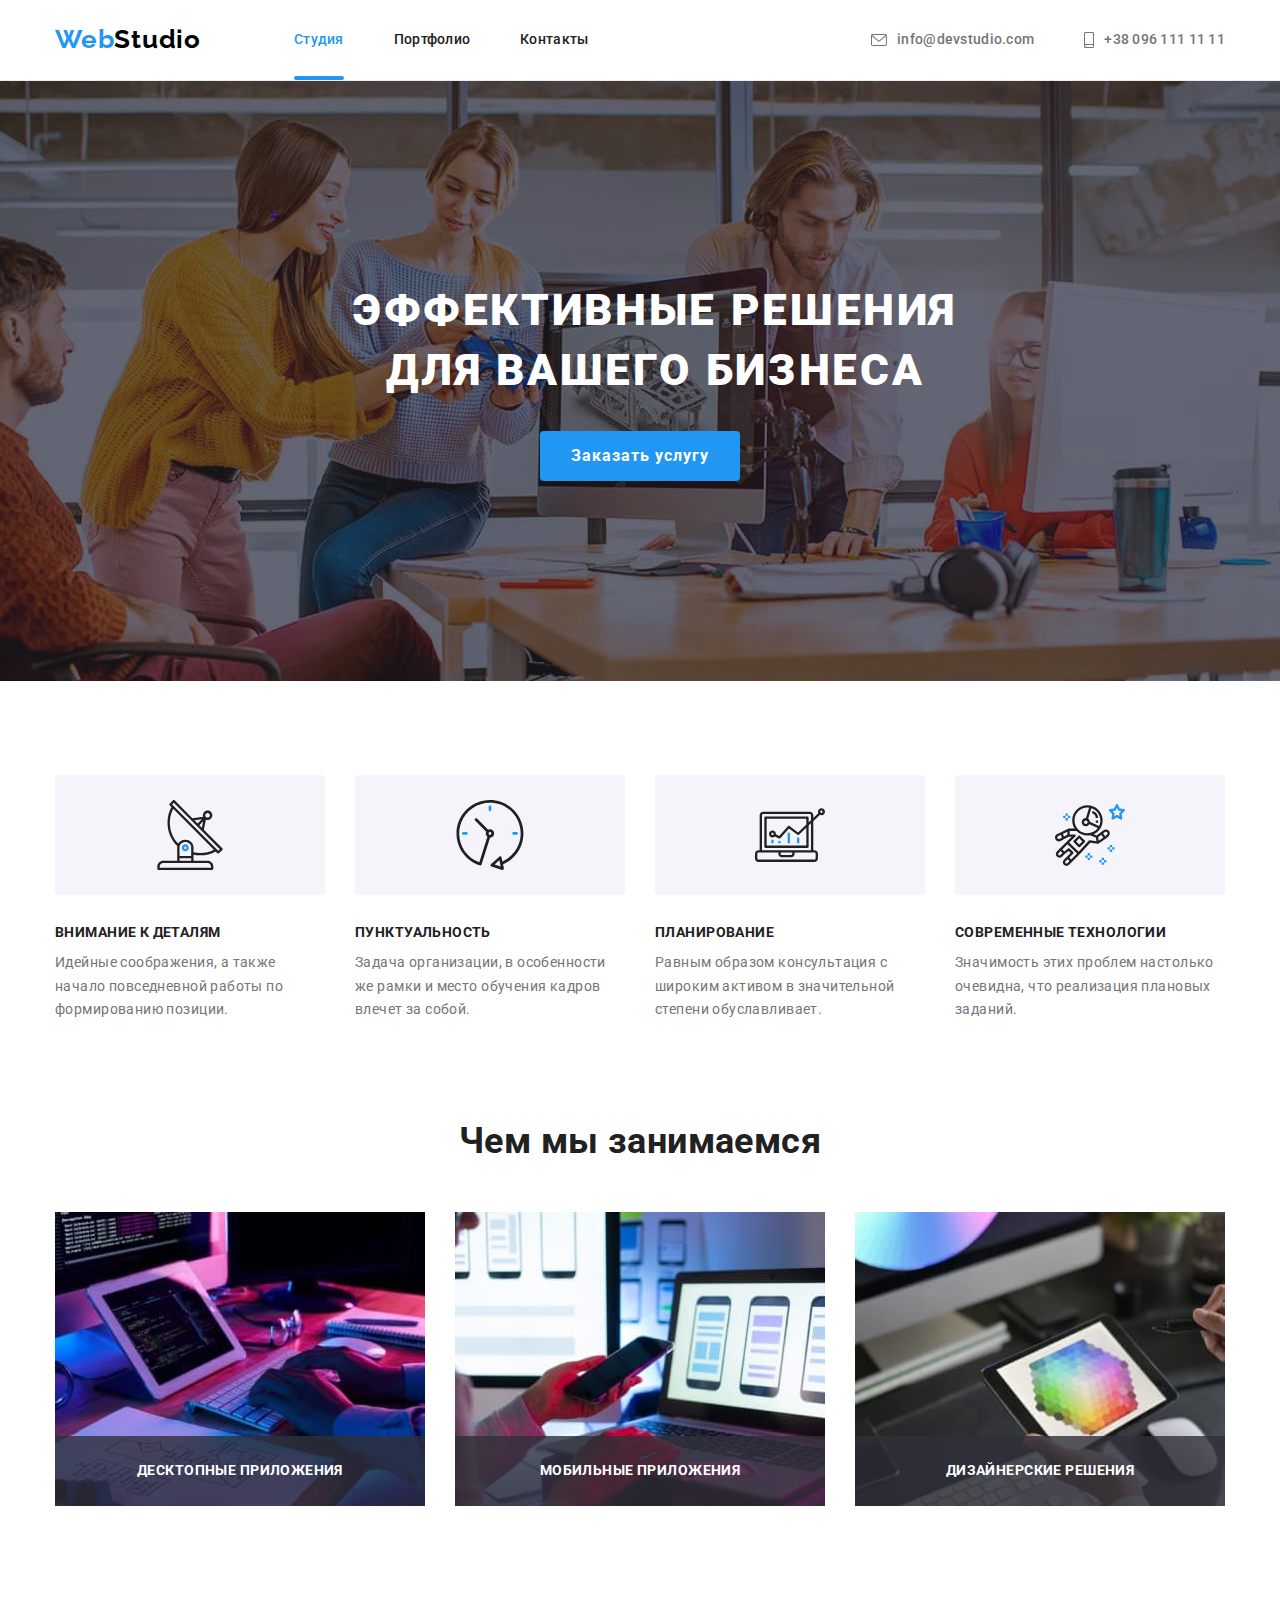
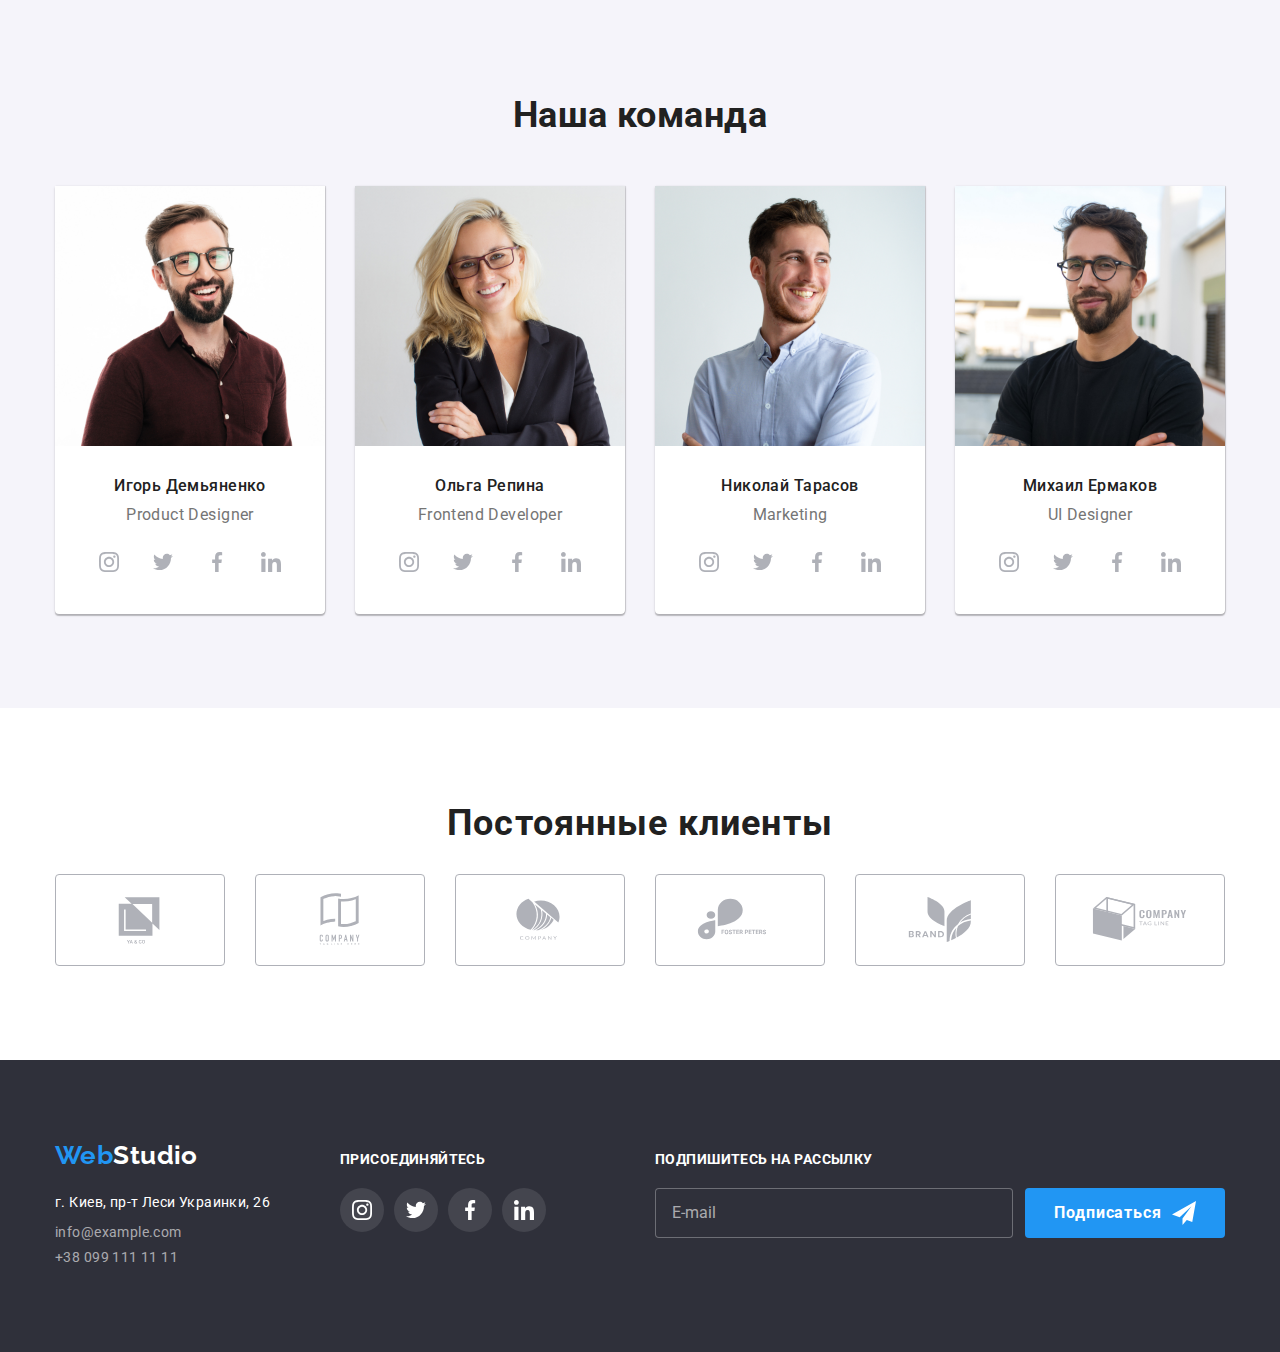
<file: index.html>
<!DOCTYPE html>
<html lang="ru">
<head>
    <meta charset="UTF-8">
    <meta http-equiv="X-UA-Compatible" content="IE=edge">
    <meta name="viewport" content="width=device-width, initial-scale=1.0">
    <title>Web Studio</title>
    <link rel="stylesheet" href="https://cdnjs.cloudflare.com/ajax/libs/modern-normalize/1.1.0/modern-normalize.css" integrity="sha512-Y0MM+V6ymRKN2zStTqzQ227DWhhp4Mzdo6gnlRnuaNCbc+YN/ZH0sBCLTM4M0oSy9c9VKiCvd4Jk44aCLrNS5Q==" crossorigin="anonymous" referrerpolicy="no-referrer" />
   
    <link rel="preconnect" href="https://fonts.googleapis.com">
    <link rel="preconnect" href="https://fonts.gstatic.com" crossorigin>
    <link href="https://fonts.googleapis.com/css2?family=Raleway:wght@700&family=Roboto:wght@400;500;700;900&display=swap"
    rel="stylesheet">
    <link rel="stylesheet" href="./css/main.min.css">

</head>
<body>
    <header class="header">
        <div class="container">
            <nav class="nav">
               <a class=" logo header__logo" href=""><span class="header__logo--color">Web</span>Studio</a>
                <ul class="nav__list list">
                    <li class="nav__item">
                        <a class="nav__link link current" href="./index.html">Студия</a></li>
                    <li class="nav__item">
                        <a class="nav__link link" href="./portfolio.html">Портфолио</a></li>
                    <li class="nav__item">
                        <a class="nav__link link" href="">Контакты</a></li>
                </ul>
            </nav>
             <div class="contacts">
                 <ul class="contacts__list list">
                    <li class="contacts__item">
                        <a class="contacts__link link" href="mailto:info@devstudio.com">
                            <svg class="contacts__icon" width="16" height="12">
                                <use href="./images/icons.svg#icon-envelope"></use>
                            </svg>info@devstudio.com
                        </a>
                    </li>
                    <li class="contacts__item">
                        <a class="contacts__link link" href="tel:+380961111111">
                            <svg class="contacts__icon" width="10" height="16">
                                <use href="./images/icons.svg#icon-smartphone"></use>
                            </svg>+38 096 111 11 11
                        </a>
                    </li>
                </ul>
            </div>
            <button type="button" class="menu-open-btn">
                <svg class="mob-menu__icon" width="40" height="40">
                    <use href="./images/icons.svg#icon-menu"></use>
            </button>
        </div>
        <div class="mob-menu is-hidden">
            <div class="container">
                <div class="mob-menu-top">
                    <button type="button" class="menu-close-btn">
                        <svg class="mob-menu__icon" width="40" height="40">
                            <use href="./images/icons.svg#icon-close"></use>
                    </button>
                    <ul class="mob-menu__list list">
                        <li class="mob-menu__item">
                            <a class="mob-menu__link link current" href="./index.html">Студия</a></li>
                        <li class="mob-menu__item">
                            <a class="mob-menu__link link" href="./portfolio.html">Портфолио</a></li>
                        <li class=mob-menu__item">
                            <a class="mob-menu__link link" href="">Контакты</a></li>
                    </ul>
                </div>
                <div class="mob-menu-bottom">
                <div class="mob-contacts">
                    <ul class="mob-contacts__list list">
                        <li class="mob-contacts__item">
                            <a class="mob-contacts__link--tel link" href="tel:+380961111111">
                                +38 096 111 11 11
                            </a>
                        </li>
                        <li class="mob-contacts__item">
                            <a class="mob-contacts__link--mail link" href="mailto:info@devstudio.com">
                                info@devstudio.com
                            </a>
                            </a>
                            
                        </li>
                        </ul>
                        <ul class="mob-soc__list list">
                            <li class="mob-soc__item">
                                <a class="mob-soc__link link" href="">Instagram</a>
                            </li>
                            <li class="mob-soc__item">
                                <a class="mob-soc__link link" href="">Twitter</a>
                            </li>
                            <li class="mob-soc__item">
                                <a class="mob-soc__link link" href="">Facebook</a>
                            </li>
                            <li class="mob-soc__item">
                                <a class="mob-soc__link link" href="">LinkedIn</a>
                            </li>
                        </ul>
                    </div>  
                </div>
            </div>
        </div>    
    </header>
    <main>
        <section class="hero">
            <div class="container">
                <h1 class="hero__title">Эффективные решения для вашего бизнеса</h1>
                <button class="hero__btn btn" type="button" data-modal-open>Заказать услугу</button>
            </div>
        </section>
        <section class="benefits section">
            <div class="container">
                <h2 class="benefits__title" hidden>Преимущества</h2>
                <ul class="card-list list">
                    <li class="card-list__item">
                        <div class="card-list__container--icon">
                            <svg class="card-list__icon" width="70" height="70">
                                <use href="./images/icons.svg#icon-antenna"></use>
                        </div>
                            
                                <h3 class="card-list__title">Внимание к деталям</h3>
                                <p class="card-list__text">Идейные соображения, а также начало повседневной работы по формированию позиции.</p>
                            
                    </li>
                    <li class="card-list__item">
                        <div class="card-list__container--icon">
                            <svg class="card-list__icon" width="70" height="70">
                                 <use href="./images/icons.svg#icon-clock"></use>
                             </svg>
                        </div>     
                             <h3 class="card-list__title">Пунктуальность</h3>
                             <p class="card-list__text">Задача организации, в особенности же рамки и место обучения кадров влечет за собой.</p>
                    </li>
                    <li class="card-list__item">
                        <div class="card-list__container--icon">
                            <svg class="card-list__icon" width="70" height="70">
                                <use href="./images/icons.svg#icon-diagram"></use>
                            </svg>
                        </div>
                            <h3 class="card-list__title">Планирование</h3>
                        <p class="card-list__text">Равным образом консультация с широким активом в значительной степени обуславливает.</p>
                    </li>
                    <li class="card-list__item">
                        <div class="card-list__container--icon">
                            <svg class="card-list__icon" width="70" height="70">
                                <use href="./images/icons.svg#icon-astronaut"></use>
                            </svg>
                        </div>
                            <h3 class="card-list__title">Современные технологии</h3>
                            <p class="card-list__text">Значимость этих проблем настолько очевидна, что реализация плановых заданий.</p>
                    </li>
                </ul>
                
            </div>
        </section>
        <section class="directions section">
            <div class="container">
                <h2 class="directions__title">Чем мы занимаемся</h2>
                <ul class="applications-list list">
                    <li class="applications-list__item">
                        <div class="top-wrap">
                            <picture>
                                <source
                                srcset="./images/img1.jpg 1x,
                                        ./images/img1-2x.jpg 2x"
                                media="(min-width: 1200px)"
                                >
                                <img src="./images/img1.jpg" width="370" height="294" alt="набор текста с клавиатуры">
                            </picture>
                            <p class="top-wrap__text">Десктопные приложения</p>
                        </div>
                    </li>
                    <li class="applications-list__item">
                        <div class="top-wrap">
                            <picture>
                                <source
                                srcset="./images/img2.jpg 1x,
                                        ./images/img2-2x.jpg 2x"
                                media="(min-width: 1200px)"
                                >
                                <img src="./images/img2.jpg" width="370" height="294" alt="набор контакта с телефона">
                            </picture>
                            <p class="top-wrap__text">Мобильные приложения</p>
                        </div>
                    </li>
                    <li class="applications-list__item">
                        <div class="top-wrap">
                            <picture>
                                <source
                                srcset="./images/img3.jpg 1x,
                                        ./images/img3-2x.jpg 2x"
                                media="(min-width: 1200px)"
                                >
                                <img src="./images/img3.jpg" width="370" height="294" alt="выбор палитры цветов на планшете">
                            </picture>
                            <p class="top-wrap__text">Дизайнерские решения</p>
                        </div>
                    </li>
                </ul>
            </div>
        </section>
        <section class="team section">
            <div class="container">
                <h2 class="team__title">Наша команда</h2>
                <ul class="team__list list">
                    <li class="team__item">
                        <picture>
                            <source
                            srcset="./images/img4.jpg 1x,
                                    ./images/img4-2x.jpg 2x"
                            media="(min-width: 1200px)"
                            >
                            <source
                            srcset="./images/img4-tab.jpg 1x,
                                    ./images/img4-tab-2x.jpg 2x"
                            media="(min-width: 768px)"
                            >
                            <source
                            srcset="./images/img4-mob.jpg 1x,
                                    ./images/img4-mob-2x.jpg 2x"
                            media="(min-width: 320px)"
                            >

                            <img src="./images/img4.jpg" width="270" height="260" alt="фото Игорь">
                        </picture>
                        <h3 class="team__title--name">Игорь Демьяненко</h3>
                        <p class="team__text">Product Designer</p>
                        <ul class="soc-list list"> 
                            <li class="soc-list__item">
                                <a href="" class="soc-list__link link">
                                    <svg class="soc-list__icon" width="20" height="20">
                                        <use href="./images/icons.svg#icon-instagram">
                                        </use>
                                    </svg>
                                </a>
                            </li>
                            <li class="soc-list__item">
                                <a href="" class="soc-list__link link">
                                    <svg class="soc-list__icon" width="20" height="20">
                                        <use href="./images/icons.svg#icon-twitter">
                                        </use>
                                    </svg>
                                </a>
                            </li>
                            <li class="soc-list__item">
                                <a href="" class="soc-list__link link">
                                    <svg class="soc-list__icon" width="20" height="20">
                                        <use href="./images/icons.svg#icon-facebook">
                                        </use>
                                    </svg>
                                </a>
                            </li>
                            <li class="soc-list__item">
                                <a href="" class="soc-list__link link">
                                    <svg class="soc-list__icon" width="20" height="20">
                                        <use href="./images/icons.svg#icon-linkedin">
                                        </use>
                                    </svg>
                                </a>
                            </li>
                        </ul> 

                    </li>
                    <li class="team__item">
                        <picture>
                            <source
                            srcset="./images/img5.jpg 1x,
                                    ./images/img5-2x.jpg 2x"
                            media="(min-width: 1200px)"
                            >
                            <source
                            srcset="./images/img5-tab.jpg 1x,
                                    ./images/img5-tab-2x.jpg 2x"
                            media="(min-width: 768px)"
                            >
                            <source
                            srcset="./images/img5-mob.jpg 1x,
                                    ./images/img5-mob-2x.jpg 2x"
                            media="(min-width: 320px)"
                            >
                            <img src="./images/img5.jpg" width="270" height="260" alt="фото Ольга">
                         </picture>
                        <h3 class="team__title--name">Ольга Репина</h3>
                        <p class="team__text">Frontend Developer</p>
                        <ul class="soc-list list"> 
                            <li class="soc-list__item">
                                <a href="" class="soc-list__link link">
                                    <svg class="soc-list__icon" width="20" height="20">
                                        <use href="./images/icons.svg#icon-instagram"></use>
                                    </svg>
                                </a>
                            </li>
                            <li class="soc-list__item">
                                <a href="" class="soc-list__link link">
                                    <svg class="soc-list__icon" width="20" height="20">
                                        <use href="./images/icons.svg#icon-twitter"></use>
                                    </svg>
                                </a>
                            </li>
                            <li class="soc-list__item">
                                <a href="" class="soc-list__link link">
                                    <svg class="soc-list__icon" width="20" height="20">
                                        <use href="./images/icons.svg#icon-facebook"></use>
                                    </svg>
                                </a>
                            </li>
                            <li class="soc-list__item">
                                <a href="" class="soc-list__link link">
                                    <svg class="soc-list__icon" width="20" height="20">
                                        <use href="./images/icons.svg#icon-linkedin"></use>
                                    </svg>
                                </a>
                            </li>
                        </ul> 
                    </li>
                    <li class="team__item">
                        <picture>
                            <source
                            srcset="./images/img6.jpg 1x,
                                    ./images/img6-2x.jpg 2x"
                            media="(min-width: 1200px)"
                            >
                            <source
                            srcset="./images/img6-tab.jpg 1x,
                                    ./images/img6-tab-2x.jpg 2x"
                            media="(min-width: 768px)"
                            >
                            <source
                            srcset="./images/img6-mob.jpg 1x,
                                    ./images/img6-mob-2x.jpg 2x"
                            media="(min-width: 320px)"
                            >
                            <img src="./images/img6.jpg" width="270" height="260" alt="фото Николай">
                        </picture>
                        <h3 class="team__title--name">Николай Тарасов</h3>
                        <p class="team__text">Marketing</p>
                        <ul class="soc-list list"> 
                            <li class="soc-list__item">
                                <a href="" class="soc-list__link link">
                                    <svg class="soc-list__icon" width="20" height="20">
                                        <use href="./images/icons.svg#icon-instagram"></use>
                                    </svg>
                                </a>
                            </li>
                            <li class="soc-list__item">
                                <a href="" class="soc-list__link link">
                                    <svg class="soc-list__icon" width="20" height="20">
                                        <use href="./images/icons.svg#icon-twitter"></use>
                                    </svg>
                                </a>
                            </li>
                            <li class="soc-list__item">
                                <a href="" class="soc-list__link link">
                                    <svg class="soc-list__icon" width="20" height="20">
                                        <use href="./images/icons.svg#icon-facebook"></use>
                                    </svg>
                                </a>
                            </li>
                            <li class="soc-list__item">
                                <a href="" class="soc-list__link link">
                                    <svg class="soc-list__icon" width="20" height="20">
                                        <use href="./images/icons.svg#icon-linkedin"></use>
                                    </svg>
                                </a>
                            </li>
                        </ul> 
                        </li>
                    <li class="team__item">
                        <picture>
                            <source
                            srcset="./images/img7.jpg 1x,
                                    ./images/img7-2x.jpg 2x"
                            media="(min-width: 1200px)"
                            >
                            <source
                            srcset="./images/img7-tab.jpg 1x,
                                    ./images/img7-tab-2x.jpg 2x"
                            media="(min-width: 768px)"
                            >
                            <source
                            srcset="./images/img7-mob.jpg 1x,
                                    ./images/img7-mob-2x.jpg 2x"
                            media="(min-width: 320px)"
                            >
                            <img src="images/img7.jpg" width="270" height="260" alt="фото Михаил">
                        </picture>
                        <h3 class="team__title--name">Михаил Ермаков</h3>
                        <p class="team__text">UI Designer</p>
                        <ul class="soc-list list"> 
                            <li class="soc-list__item">
                                <a href="" class="soc-list__link link">
                                    <svg class="soc-list__icon" width="20" height="20">
                                        <use href="./images/icons.svg#icon-instagram"></use>
                                    </svg>
                                </a>
                            </li>
                            <li class="soc-list__item">
                                <a href="" class="soc-list__link link">
                                    <svg class="soc-list__icon" width="20" height="20">
                                        <use href="./images/icons.svg#icon-twitter"></use>
                                    </svg>
                                </a>
                            </li>
                            <li class="soc-list__item">
                                <a href="" class="soc-list__link link">
                                    <svg class="soc-list__icon" width="20" height="20">
                                        <use href="./images/icons.svg#icon-facebook"></use>
                                    </svg>
                                </a>
                            </li>
                            <li class="soc-list__item">
                                <a href="" class="soc-list__link link">
                                    <svg class="soc-list__icon" width="20" height="20">
                                        <use href="./images/icons.svg#icon-linkedin"></use>
                                    </svg>
                                </a>
                            </li>
                        </ul> 
                     </li>
                </ul>
            </div>
        </section>
        <section class="clients section">
            <div class="container">
                <h2 class="clients__title">Постоянные клиенты</h2>
                <ul class="clients__list list">
                   <li class="clients__item"> 
                       <a href="" class="clients__link link">
                        <svg class="clients__icon" width="106" height="60">
                            <use href="./images/icons.svg#icon-Logo-1"></use>
                        </svg>
                       </a>

                   </li>
                   <li class="clients__item">
                    <a href="" class="clients__link link">
                        <svg class="clients__icon" width="106" height="60">
                            <use href="./images/icons.svg#icon-Logo-2"></use>
                        </svg>
                    </a>
                   </li>
                   <li class="clients__item">
                    <a href="" class="clients__link link">
                        <svg class="clients__icon" width="106" height="60">
                            <use href="./images/icons.svg#icon-Logo-3"></use>
                        </svg>
                    </a>
                   </li>
                   <li class="clients__item">
                    <a href="" class="clients__link link">
                        <svg class="clients__icon" width="106" height="60">
                            <use href="./images/icons.svg#icon-Logo-4"></use>
                        </svg>
                    </a>
                   </li>
                   <li class="clients__item">
                    <a href="" class="clients__link link">
                        <svg class="clients__icon" width="106" height="60">
                            <use href="./images/icons.svg#icon-Logo-5"></use>
                        </svg>
                    </a>
                   </li>
                   <li class="clients__item">
                    <a href="" class="clients__link link">
                        <svg class="clients__icon" width="106" height="60">
                            <use href="./images/icons.svg#icon-Logo-6"></use>
                        </svg>
                    </a>
                   </li>
               </ul>
            </div>
        </section>

    </main>
    <footer class="footer">
        <div class="footer__container container">
            
                <div class="footer__contacts">
                    <a class="logo footer__logo" href=""><span class="header__logo--color">Web</span>Studio</a>
                    <address class="footer__address">
                        <ul class="footer__list list">
                            <li class="footer__item">
                                <a class="footer__link link" href="https://goo.gl/maps/iAdEvqvcPD2PK2Wz8"
                                target="_blank"
                                rel="noopener nofollow noreferrer">г. Киев, пр-т Леси Украинки, 26</a>
                            </li>
                            <li class="footer__item"><a class="footer__link--contacts link" href="mailto:info@example.com">info@example.com</a></li>
                            <li class="footer__item"><a class="footer__link--contacts link" href="tel:+380991111111">+38 099 111 11 11</a></li>
                        </ul>
                    </address>
                </div>

                <div class="footer-soc">
                    <p class="footer-soc__title">Присоединяйтесь</p>
                    <ul class="footer-soc__list list"> 
                        <li class="footer-soc__item">
                            <a href="" class="footer-soc__link link">
                                <svg class="footer-soc__icon" width="20" height="20">
                                    <use href="./images/icons.svg#icon-instagram"></use>
                                </svg>
                            </a>
                        </li>
                        <li class="footer-soc__item">
                            <a href="" class="footer-soc__link link">
                                <svg class="footer-soc__icon" width="20" height="20">
                                    <use href="./images/icons.svg#icon-twitter"></use>
                                </svg>
                            </a>
                        </li>
                        <li class="footer-soc__item">
                            <a href="" class="footer-soc__link link">
                                <svg class="footer-soc__icon" width="20" height="20">
                                    <use href="./images/icons.svg#icon-facebook"></use>
                                </svg>
                            </a>
                        </li>
                        <li class="footer-soc__item">
                            <a href="" class="footer-soc__link link">
                                <svg class="footer-soc__icon" width="20" height="20">
                                    <use href="./images/icons.svg#icon-linkedin"></use>
                                </svg>
                            </a>
                        </li>
                    </ul> 
                </div>
           
           
             <div class="footer-mail">
                <p class="footer-mail__title">Подпишитесь на рассылку</p>
                                
                <form class="footer-form"> 
                    <label for="user-email"></label>
                    <input
                        type="email"
                        class="footer-form__input"
                        name="user-email"
                        placeholder="E-mail"
                        id="c"
                        />
                    <button type="submit" class="footer-btn">Подписаться</button>

                </form>

             </div>
        </div>
    </footer>
    <div class="backdrop is-hidden" data-modal>
        <div class="modal">
          <button type="button" class="modal__close-btn" data-modal-close>
            <svg class="modal__close-icon" width="18" height="18">
              <use href="./images/icons.svg#icon-close-black"></use>
            </svg>
          </button>
          <p class="modal__title">Оставьте свои данные, мы вам перезвоним</p>

          <form>
                <div class="modal__field">
                <label class="modal__label">Имя</label>
                <div class="modal__input-wrap">
                        <input
                            type="text"
                            class="modal__input"
                            name="user-name"
                            placeholder=" "
                            required
                            minlength="2"
                        />
                        <svg class="modal__icon" width="18" height="18">
                        <use href="./images/icons.svg#icon-person"></use>
                        </svg>
                    </div>
                </div>
                <div class="modal__field">
                <label for="user-tel" class="modal__label">Телефон</label>
                <div class="modal__input-wrap">
                        <input
                        type="tel"
                        class="modal__input"
                        name="user-tel"
                        placeholder=" "
                        required
                        id="user-tel" />
                        <svg class="modal__icon" width="18" height="18">
                        <use href="./images/icons.svg#icon-phone"></use>
                        </svg>
                    </div>
                </div>
                <div class="modal__field">
                <label for="user-email" class="modal__label">Почта</label>
                <div class="modal__input-wrap">
                    <input
                    type="email"
                    class="modal__input"
                    name="user-email"
                    placeholder=" "
                    id="user-email"
                    />
                    <svg class="modal__icon" width="18" height="18">
                    <use href="./images/icons.svg#icon-email"></use>
                    </svg>
                </div>
                </div>
                <div class="modal__field">
                <label for="user-text" class="modal__label">Комментарий</label>
                <textarea
                    name="user-text"
                    id="user-text"
                    class="modal__text"
                    placeholder="Введите текст"
                ></textarea>
                </div>
                <div class="modal__field">
                    <input
                      type="checkbox"
                      name="privacy"
                      value="true"
                      class="modal__check visually-hidden"
                      id="privacy"
                    />
                        <label for="privacy" class="modal__check-text"> 
                        <span>
                            <svg class="modal__check-icon" width="11" height="8">
                              <use href="./images/icons.svg#icon-check"></use>
                            </svg>
                        </span>            
                        Соглашаюсь с рассылкой и принимаю <a href="" class="modal__check-link" >Условия договора</a></label>
                         
                  </div>
        

                <button type="submit" class="modal__check-btn">Отправить</button>
            </form>
        </div>
    </div>
    <script src="./js/menu.js"></script>
    <script src="./js/modal.js"></script>
</body>
</html>
</file>
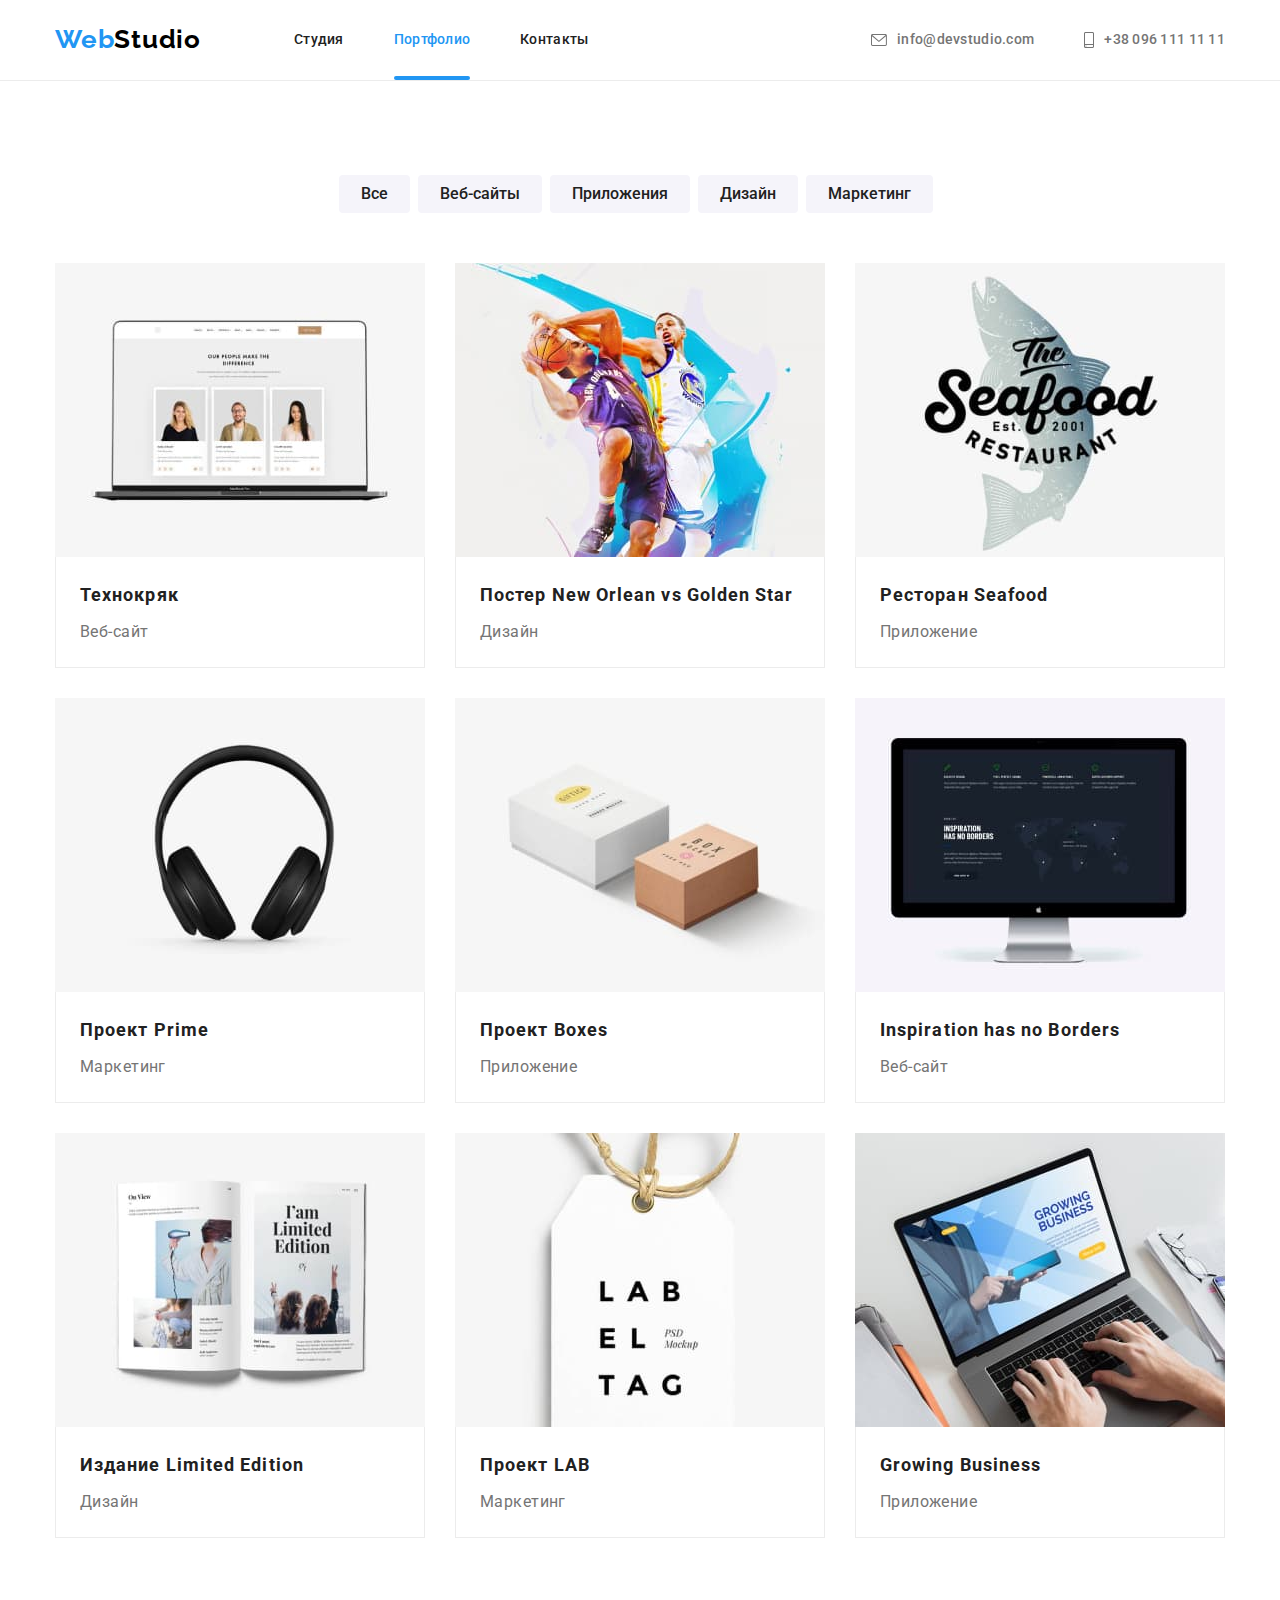
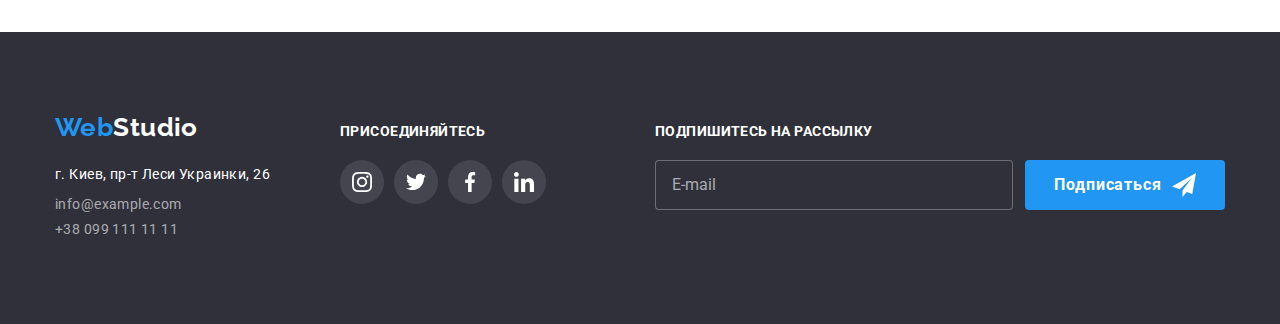
<file: portfolio.html>
<!DOCTYPE html>
<html lang="ru">
<head>
    <meta charset="UTF-8">
    <meta http-equiv="X-UA-Compatible" content="IE=edge">
    <meta name="viewport" content="width=device-width, initial-scale=1.0">
    <title>Портфолио</title>
    <link rel="stylesheet" href="https://cdnjs.cloudflare.com/ajax/libs/modern-normalize/1.1.0/modern-normalize.css" integrity="sha512-Y0MM+V6ymRKN2zStTqzQ227DWhhp4Mzdo6gnlRnuaNCbc+YN/ZH0sBCLTM4M0oSy9c9VKiCvd4Jk44aCLrNS5Q==" crossorigin="anonymous" referrerpolicy="no-referrer" />
    
    <link rel="preconnect" href="https://fonts.googleapis.com">
    <link rel="preconnect" href="https://fonts.gstatic.com" crossorigin>
    <link href="https://fonts.googleapis.com/css2?family=Raleway:wght@700&family=Roboto:wght@400;500;700;900&display=swap"
        rel="stylesheet">
    <link rel="stylesheet" href="./css/main.min.css">
</head>
<body>
    <header class="header">
        <div class="container">
            <nav class="nav">
               <a class=" logo header__logo" href=""><span class="header__logo--color">Web</span>Studio</a>
                <ul class="nav__list list">
                    <li class="nav__item">
                        <a class="nav__link link" href="./index.html">Студия</a></li>
                    <li class="nav__item">
                        <a class="nav__link link current" href="./portfolio.html">Портфолио</a></li>
                    <li class="nav__item">
                        <a class="nav__link link" href="">Контакты</a></li>
                </ul>
            </nav>
             <div class="contacts">
                 <ul class="contacts__list list">
                    <li class="contacts__item">
                        <a class="contacts__link link" href="mailto:info@devstudio.com">
                            <svg class="contacts__icon" width="16" height="12">
                                <use href="./images/icons.svg#icon-envelope"></use>
                            </svg>info@devstudio.com
                        </a>
                    </li>
                    <li class="contacts__item">
                        <a class="contacts__link link" href="tel:+380961111111">
                            <svg class="contacts__icon" width="10" height="16">
                                <use href="./images/icons.svg#icon-smartphone"></use>
                            </svg>+38 096 111 11 11
                        </a>
                    </li>
                </ul>
            </div>
            <button type="button" class="menu-open-btn">
                <svg class="mob-menu__icon" width="40" height="40">
                    <use href="./images/icons.svg#icon-menu"></use>
            </button>
        </div>
        <div class="mob-menu is-hidden">
            <div class="container">
                <div class="mob-menu-top">
                    <button type="button" class="menu-close-btn">
                        <svg class="mob-menu__icon" width="40" height="40">
                            <use href="./images/icons.svg#icon-close"></use>
                    </button>
                    <ul class="mob-menu__list list">
                        <li class="mob-menu__item">
                            <a class="mob-menu__link link " href="./index.html">Студия</a></li>
                        <li class="mob-menu__item">
                            <a class="mob-menu__link link current" href="./portfolio.html">Портфолио</a></li>
                        <li class=mob-menu__item">
                            <a class="mob-menu__link link" href="">Контакты</a></li>
                    </ul>
                </div>
                <div class="mob-menu-bottom">
                <div class="mob-contacts">
                    <ul class="mob-contacts__list list">
                        <li class="mob-contacts__item">
                            <a class="mob-contacts__link--tel link" href="tel:+380961111111">
                                +38 096 111 11 11
                            </a>
                        </li>
                        <li class="mob-contacts__item">
                            <a class="mob-contacts__link--mail link" href="mailto:info@devstudio.com">
                                info@devstudio.com
                            </a>
                            </a>
                            
                        </li>
                        </ul>
                        <ul class="mob-soc__list list">
                            <li class="mob-soc__item">
                                <a class="mob-soc__link link" href="">Instagram</a>
                            </li>
                            <li class="mob-soc__item">
                                <a class="mob-soc__link link" href="">Twitter</a>
                            </li>
                            <li class="mob-soc__item">
                                <a class="mob-soc__link link" href="">Facebook</a>
                            </li>
                            <li class="mob-soc__item">
                                <a class="mob-soc__link link" href="">LinkedIn</a>
                            </li>
                        </ul>
                    </div>  
                </div>
            </div>
        </div>    
    </header>

<main>
<section class="projects section">
    <div class="container">
        <h1 class="projects__title" hidden>Проекты</h1>
        <ul class="projects__list--btn list">
            <li class="projects__item--btn"><button class="projects__btn btn" type="button">Все</button></li>
            <li class="projects__item--btn"><button class="projects__btn btn" type="button">Веб-сайты</button></li>
            <li class="projects__item--btn"><button class="projects__btn btn" type="button">Приложения</button></li>
            <li class="projects__item--btn"><button class="projects__btn btn" type="button">Дизайн</button></li>
            <li class="projects__item--btn"><button class="projects__btn btn" type="button">Маркетинг</button></li>
        </ul>
        <ul class="projects__list list">
            <li class="projects__item">
                <a class="projects__link link" href="./portfolio.html"> 
                    <div class="projects__top-wrap">
                        <picture>
                            <source
                            srcset="./images/project1.jpg 1x,
                                    ./images/project1-2x.jpg 2x"
                            media="(min-width: 1200px)"
                            >
                            <source
                            srcset="./images/project1-tab.jpg 1x,
                                    ./images/project1-tab-2x.jpg 2x"
                            media="(min-width: 768px)"
                            >
                            <source
                            srcset="./images/project1-mob.jpg 1x,
                                    ./images/project1-mob-2x.jpg 2x"
                            media="(min-width: 320px)"
                            >                    
                            <img src="./images/project1.jpg" width="370" height="294" alt="Фото проект 1">
                        </picture>
                        <p class="projects__top-text">Ресурс предлагает комплексные предложения с разным уровнем функционала и сервисов. Все это позволит посетителю получить исчерпывающие сведения о компании или частном лице.</p>
                    </div>
                    <div class="projects__container-name">
                        <h2 class="projects__name">Технокряк</h2>
                        <p class="projects__text">Веб-сайт</p>
                    </div>
                    
                </a>
            </li>
                
            <li class="projects__item">
                <a class="projects__link link" href="./portfolio.html">
                    <div class="projects__top-wrap">
                        <picture>
                            <source
                            srcset="./images/project2.jpg 1x,
                                    ./images/project2-2x.jpg 2x"
                            media="(min-width: 1200px)"
                            >
                            <source
                            srcset="./images/project2-tab.jpg 1x,
                                    ./images/project2-tab-2x.jpg 2x"
                            media="(min-width: 768px)"
                            >
                            <source
                            srcset="./images/project2-mob.jpg 1x,
                                    ./images/project2-mob-2x.jpg 2x"
                            media="(min-width: 320px)"
                            >
                            <img src="./images/project2.jpg" width="370" height="294" alt="Фото проект 2">
                        </picture>
                        <p class="projects__top-text">Ресурс предлагает комплексные предложения с разным уровнем функционала и сервисов. Все это позволит посетителю получить исчерпывающие сведения о компании или частном лице.</p>
                    </div>
                    <div class="projects__container-name">
                        <h2 class="projects__name">Постер New Orlean vs Golden Star</h2>
                        <p class="projects__text">Дизайн</p>
                    </div>
                </a>
            </li>
            <li class="projects__item">
                <a class="projects__link link" href="./portfolio.html">
                    <div class="projects__top-wrap">
                        <picture>
                            <source
                            srcset="./images/project3.jpg 1x,
                                    ./images/project3-2x.jpg 2x"
                            media="(min-width: 1200px)"
                            >
                            <source
                            srcset="./images/project3-tab.jpg 1x,
                                    ./images/project3-tab-2x.jpg 2x"
                            media="(min-width: 768px)"
                            >
                            <source
                            srcset="./images/project3-mob.jpg 1x,
                                    ./images/project3-mob-2x.jpg 2x"
                            media="(min-width: 320px)"
                            >
                            <img src="./images/project3.jpg" width="370" height="294" alt="Фото проект 3">
                        </picture>
                        <p class="projects__top-text">Ресурс предлагает комплексные предложения с разным уровнем функционала и сервисов. Все это позволит посетителю получить исчерпывающие сведения о компании или частном лице.</p>
                     </div>
                    <div class="projects__container-name">
                        <h2 class="projects__name">Ресторан Seafood</h2>
                        <p class="projects__text">Приложение</p>
                    </div>
                </a>
            </li>
            <li class="projects__item">
                <a class="projects__link link" href="./portfolio.html">
                    <div class="projects__top-wrap">
                        <picture>
                            <source
                            srcset="./images/project4.jpg 1x,
                                    ./images/project4-2x.jpg 2x"
                            media="(min-width: 1200px)"
                            >
                            <source
                            srcset="./images/project4-tab.jpg 1x,
                                    ./images/project4-tab-2x.jpg 2x"
                            media="(min-width: 768px)"
                            >
                            <source
                            srcset="./images/project4-mob.jpg 1x,
                                    ./images/project4-mob-2x.jpg 2x"
                            media="(min-width: 320px)"
                            >
                            <img src="./images/project4.jpg" width="370" height="294" alt="Фото проект 4">
                        </picture>
                        <p class="projects__top-text">Ресурс предлагает комплексные предложения с разным уровнем функционала и сервисов. Все это позволит посетителю получить исчерпывающие сведения о компании или частном лице.</p>
                    </div>
                    <div class="projects__container-name">
                        <h2 class="projects__name">Проект Prime</h2>
                        <p class="projects__text">Маркетинг</p>
                    </div>
                </a>
            </li>
            <li class="projects__item">
                <a class="projects__link link" href="./portfolio.html">
                    <div class="projects__top-wrap">
                        <picture>
                            <source
                            srcset="./images/project5.jpg 1x,
                                    ./images/project5-2x.jpg 2x"
                            media="(min-width: 1200px)"
                            >
                            <source
                            srcset="./images/project5-tab.jpg 1x,
                                    ./images/project5-tab-2x.jpg 2x"
                            media="(min-width: 768px)"
                            >
                            <source
                            srcset="./images/project5-mob.jpg 1x,
                                    ./images/project5-mob-2x.jpg 2x"
                            media="(min-width: 320px)"
                            >
                            <img src="./images/project5.jpg" width="370" height="294" alt="Фото проект 5">
                        </picture>
                        <p class="projects__top-text">Ресурс предлагает комплексные предложения с разным уровнем функционала и сервисов. Все это позволит посетителю получить исчерпывающие сведения о компании или частном лице.</p>
                    </div>
                    <div class="projects__container-name">
                        <h2 class="projects__name">Проект Boxes</h2>
                        <p class="projects__text">Приложение</p>
                    </div>
                </a>
            </li>
            <li class="projects__item">
                <a class="projects__link link" href="./portfolio.html">
                    <div class="projects__top-wrap">
                        <picture>
                            <source
                            srcset="./images/project6.jpg 1x,
                                    ./images/project6-2x.jpg 2x"
                            media="(min-width: 1200px)"
                            >
                            <source
                            srcset="./images/project6-tab.jpg 1x,
                                    ./images/project6-tab-2x.jpg 2x"
                            media="(min-width: 768px)"
                            >
                            <source
                            srcset="./images/project6-mob.jpg 1x,
                                    ./images/project6-mob-2x.jpg 2x"
                            media="(min-width: 320px)"
                            >
                            <img src="./images/project6.jpg" width="370" height="294" alt="Фото проект 6">
                        </picture>
                        <p class="projects__top-text">Ресурс предлагает комплексные предложения с разным уровнем функционала и сервисов. Все это позволит посетителю получить исчерпывающие сведения о компании или частном лице.</p>
                    </div>
                    <div class="projects__container-name">
                        <h2 class="projects__name">Inspiration has no Borders</h2>
                        <p class="projects__text">Веб-сайт</p>
                    </div>
                </a>
            </li>
            <li class="projects__item">
                <a class="projects__link link" href="./portfolio.html">
                    <div class="projects__top-wrap">
                        <picture>
                            <source
                            srcset="./images/project7.jpg 1x,
                                    ./images/project7-2x.jpg 2x"
                            media="(min-width: 1200px)"
                            >
                            <source
                            srcset="./images/project7-tab.jpg 1x,
                                    ./images/project7-tab-2x.jpg 2x"
                            media="(min-width: 768px)"
                            >
                            <source
                            srcset="./images/project7-mob.jpg 1x,
                                    ./images/project7-mob-2x.jpg 2x"
                            media="(min-width: 320px)"
                            >
                            <img src="./images/project7.jpg" width="370" height="294" alt="Фото проект 7">
                        </picture>
                        <p class="projects__top-text">Ресурс предлагает комплексные предложения с разным уровнем функционала и сервисов. Все это позволит посетителю получить исчерпывающие сведения о компании или частном лице.</p>
                    </div>
                    <div class="projects__container-name">
                        <h2 class="projects__name">Издание Limited Edition</h2>
                        <p class="projects__text">Дизайн</p>
                    </div>
                </a>
            </li>
            <li class="projects__item">
                <a class="projects__link link" href="./portfolio.html">
                    <div class="projects__top-wrap">
                        <picture>
                            <source
                            srcset="./images/project8.jpg 1x,
                                    ./images/project8-2x.jpg 2x"
                            media="(min-width: 1200px)"
                            >
                            <source
                            srcset="./images/project8-tab.jpg 1x,
                                    ./images/project8-tab-2x.jpg 2x"
                            media="(min-width: 768px)"
                            >
                            <source
                            srcset="./images/project8-mob.jpg 1x,
                                    ./images/project8-mob-2x.jpg 2x"
                            media="(min-width: 320px)"
                            >
                            <img src="./images/project8.jpg" width="370" height="294" alt="Фото проект 8">
                        </picture>
                        <p class="projects__top-text">Ресурс предлагает комплексные предложения с разным уровнем функционала и сервисов. Все это позволит посетителю получить исчерпывающие сведения о компании или частном лице.</p>
                    </div>
                    <div class="projects__container-name">
                        <h2 class="projects__name">Проект LAB</h2>
                        <p class="projects__text">Маркетинг</p>
                    </div>
                </a>
            </li>
            <li class="projects__item">
                <a class="projects__link link" href="./portfolio.html">
                    <div class="projects__top-wrap">
                        <picture>
                            <source
                            srcset="./images/project9.jpg 1x,
                                    ./images/project9-2x.jpg 2x"
                            media="(min-width: 1200px)"
                            >
                            <source
                            srcset="./images/project9-tab.jpg 1x,
                                    ./images/project9-tab-2x.jpg 2x"
                            media="(min-width: 768px)"
                            >
                            <source
                            srcset="./images/project9-mob.jpg 1x,
                                    ./images/project9-mob-2x.jpg 2x"
                            media="(min-width: 320px)"
                            >
                            <img src="./images/project9.jpg"  width="370" height="294" alt="Фото проект 9">
                        </picture>
                        <p class="projects__top-text">Ресурс предлагает комплексные предложения с разным уровнем функционала и сервисов. Все это позволит посетителю получить исчерпывающие сведения о компании или частном лице.</p>
                    </div>
                    <div class="projects__container-name">
                        <h2 class="projects__name">Growing Business</h2>
                        <p class="projects__text">Приложение</p>
                    </div>
                </a>
            </li>
        </ul>
    </div>
</section>

</main>

<footer class="footer">
    <div class="footer__container container">
        
            <div class="footer__contacts">
                <a class="logo footer__logo" href=""><span class="header__logo--color">Web</span>Studio</a>
                <address class="footer__address">
                    <ul class="footer__list list">
                        <li class="footer__item">
                            <a class="footer__link link" href="https://goo.gl/maps/iAdEvqvcPD2PK2Wz8"
                            target="_blank"
                            rel="noopener nofollow noreferrer">г. Киев, пр-т Леси Украинки, 26</a>
                        </li>
                        <li class="footer__item"><a class="footer__link--contacts link" href="mailto:info@example.com">info@example.com</a></li>
                        <li class="footer__item"><a class="footer__link--contacts link" href="tel:+380991111111">+38 099 111 11 11</a></li>
                    </ul>
                </address>
            </div>

            <div class="footer-soc">
                <p class="footer-soc__title">Присоединяйтесь</p>
                <ul class="footer-soc__list list"> 
                    <li class="footer-soc__item">
                        <a href="" class="footer-soc__link link">
                            <svg class="footer-soc__icon" width="20" height="20">
                                <use href="./images/icons.svg#icon-instagram"></use>
                            </svg>
                        </a>
                    </li>
                    <li class="footer-soc__item">
                        <a href="" class="footer-soc__link link">
                            <svg class="footer-soc__icon" width="20" height="20">
                                <use href="./images/icons.svg#icon-twitter"></use>
                            </svg>
                        </a>
                    </li>
                    <li class="footer-soc__item">
                        <a href="" class="footer-soc__link link">
                            <svg class="footer-soc__icon" width="20" height="20">
                                <use href="./images/icons.svg#icon-facebook"></use>
                            </svg>
                        </a>
                    </li>
                    <li class="footer-soc__item">
                        <a href="" class="footer-soc__link link">
                            <svg class="footer-soc__icon" width="20" height="20">
                                <use href="./images/icons.svg#icon-linkedin"></use>
                            </svg>
                        </a>
                    </li>
                </ul> 
            </div>
       
       
         <div class="footer-mail">
            <p class="footer-mail__title">Подпишитесь на рассылку</p>
                            
            <form class="footer-form"> 
                <label for="user-email"></label>
                <input
                    type="email"
                    class="footer-form__input"
                    name="user-email"
                    placeholder="E-mail"
                    id="c"
                    />
                <button type="submit" class="footer-btn">Подписаться</button>

            </form>

         </div>
    </div>
</footer>
<script src="./js/menu.js"></script>    
</body>
</html>
</file>
<file: css/main.min.css>
:root{--body-background-color: #FFFFFF;--header-background-color:#ECECEC;--header-logo-color:#000000;--main-title-color:#212121;--second-title-color:#757575;--accent-color:#2196F3;--hero-title-color:#FFFFFF;--hero-btn-color:#188ce8;--hero-background-color:#2F303A;--team-background-color:#F5F4FA;--team-item-background-color:#FFFFFF;--footer-background-color:#2F303A;--footer-link-color: rgba(255, 255, 255, 0.6);--projects-btn-background-color: #F5F4FA;--projects-item-background-color:#EEEEEE;--typical-padding: 60px}p,h1,h2,h3,h4,h5,h6{margin:0}ul,ol{margin:0;padding-left:0}button{cursor:pointer}img{display:block;max-width:100%;height:auto;width:100%}body{font-family:"Roboto",sans-serif;font-size:14px;letter-spacing:.03em;color:var(--main-title-color);background-color:var(--body-background-color)}.section{padding-top:var(--typical-padding);padding-bottom:var(--typical-padding)}@media screen and (min-width: 1200px){.section{padding-top:94px;padding-bottom:94px}}.list{list-style:none}.link,.logo{text-decoration:none}.visually-hidden{position:absolute;width:1px;height:1px;margin:-1px;border:0;padding:0;white-space:nowrap;clip-path:inset(100%);clip:rect(0 0 0 0);overflow:hidden}.projects__top-text,.projects__btn,.footer-btn,.footer-soc__link,.footer__link,.clients__link,.soc-list__link,.hero__btn,.mob-menu__icon,.contacts__link,.nav__link,.modal__check-btn,.modal__text,.modal__input,.modal__icon,.modal__close-icon{transition-duration:250ms;transition-timing-function:cubic-bezier(0.4, 0, 0.2, 1);transition-delay:0ms}.container,.card-set{width:100%;margin:0 auto;padding-left:15px;padding-right:15px}@media screen and (min-width: 480px){.container,.card-set{width:480px}}@media screen and (min-width: 768px){.container,.card-set{width:768px}}@media screen and (min-width: 1200px){.container,.card-set{width:1200px}}.modal{width:450px;min-height:609px;background-color:var(--body-background-color);border-radius:4px;box-shadow:0px 2px 1px 0px rgba(0,0,0,.2),0px 1px 1px 0px rgba(0,0,0,.14),0px 1px 3px 0px rgba(0,0,0,.12);position:absolute;top:50%;left:50%;transform:translate(-50%, -50%) scale(1) rotate(0);transition:transform 250ms;padding:40px 39px 40px 41px}@media screen and (min-width: 1200px){.modal{width:528px;min-height:581px}}.modal__close-icon{fill:#000;transition-property:fill}.backdrop{width:100%;height:100%;background-color:rgba(25,28,38,.476);position:fixed;top:0;transition:opacity 250ms,visibility 250ms}.backdrop.is-hidden .modal{transform:translate(-50%, -50%) scale(0) rotate(0deg)}.modal__close-btn{width:30px;height:30px;border:1px solid rgba(0,0,0,.1);border-radius:50%;background-color:rgba(0,0,0,0);position:absolute;top:8px;right:8px;display:flex;align-items:center;justify-content:center;padding:0}.modal__close-icon:hover,.modal__close-icon:focus{fill:var(--accent-color)}.is-hidden{visibility:hidden;opacity:0;pointer-events:none}.modal__title{text-align:center;font-size:20px;font-weight:700;margin-bottom:12px}.modal__field{margin-bottom:10px}.modal__input-wrap{position:relative}.modal__icon{position:absolute;left:12px;top:50%;transform:translateY(-50%);transition-property:fill}.modal__input{width:100%;height:40px;border:1px solid rgba(33,33,33,.2);border-radius:4px;padding-left:42px;color:#000;outline:none;transition-property:border-color}.modal__input::placeholder{color:rgba(117,117,117,.5);font-size:12px}.modal__input:focus{border-color:var(--accent-color)}.modal__input:focus+.modal__icon{fill:var(--accent-color)}.modal__label{font-size:12px;color:var(--second-title-color);margin-bottom:4px;display:block}.modal__text{width:100%;height:120px;font-size:14px;color:rgba(117,117,117,.5);border:1px solid rgba(33,33,33,.2);border-radius:4px;padding:12px 16px 12px 16px;resize:none;outline:none;transition-property:border-color}.modal__text::placeholder{color:rgba(117,117,117,.5);font-size:12px}.modal__text:focus{border-color:var(--accent-color)}.modal__check-text{color:var(--second-title-color);font-size:12px;margin-right:3px;margin-top:20px;display:flex;justify-content:center;align-items:center}@media screen and (min-width: 1200px){.modal__check-text{font-size:14px}}.modal__check-link{color:#2196f3;font-size:12px;padding-left:3px}@media screen and (min-width: 1200px){.modal__check-link{font-size:14px}}.modal__check-text span{width:16px;height:15px;border:2px solid #090b13;border-radius:3px;margin-right:5px;display:flex;align-items:center;justify-content:center}.modal__check-icon{fill:rgba(0,0,0,0)}.modal__check:checked+.modal__check-text span{background-color:var(--accent-color);border:none}.modal__check:checked+.modal__check-text .modal__check-icon{fill:#fff}.modal__check-btn{font-family:inherit;background-color:var(--accent-color);font-weight:700;font-size:16px;line-height:1.88;letter-spacing:.06em;text-align:center;color:var(--hero-title-color);min-width:200px;height:50px;border-radius:4px;box-shadow:0px 4px 4px 0px rgba(0,0,0,.15);margin:0 auto;display:block;margin-top:30px;border:none;transition-property:background-color}.modal__check-btn:hover,.modal__check-btn:focus{background-color:var(--hero-btn-color)}.header__logo--color{color:var(--accent-color)}.header{background-color:var(--hero-title-color);border-bottom:1px solid var(--header-background-color)}.nav{display:flex;align-items:center}.header__logo{font-family:"Raleway";font-weight:700;font-size:24px;line-height:1.17;letter-spacing:.03em;color:var(--header-logo-color);width:134px;height:28px;margin-right:94px}@media screen and (min-width: 1200px){.header__logo{font-weight:700;font-size:26px;line-height:1.19;letter-spacing:.03em;width:145px;height:31px}}.header>.container{display:flex;align-items:center}.nav__list,.contacts__list{display:none}@media screen and (min-width: 768px){.nav__list,.contacts__list{display:flex}}@media screen and (min-width: 768px)and (max-width: 1199px){.contacts__item:not(:last-child){margin-bottom:10px}}@media screen and (min-width: 1200px){.contacts__item:not(:last-child){margin-right:50px}}.nav__item{margin-right:50px}.nav__link:hover,.nav__link:focus{color:var(--accent-color)}.contacts__link:hover,.contacts__link:focus{color:var(--accent-color)}.contacts{margin-left:auto}.nav__link{font-weight:500;line-height:1.14;letter-spacing:.02em;color:var(--main-title-color);display:block;padding-top:32px;padding-bottom:32px;position:relative;transition-property:color}.current{color:var(--accent-color)}.nav__link.current:after{content:"";position:absolute;width:100%;height:4px;background-color:var(--accent-color);border-radius:2px;left:0;bottom:0}@media screen and (min-width: 768px)and (max-width: 1199px){.contacts__list{display:flex;flex-direction:column;align-items:flex-start}}.contacts__link{font-weight:500;line-height:1.14;letter-spacing:.02em;color:var(--second-title-color);display:flex;align-items:center;justify-content:center;transition-property:color}@media screen and (min-width: 768px)and (max-width: 1199px){.contacts__link{font-size:12px}}.contacts__icon{fill:currentColor;margin-right:8px}@media screen and (min-width: 1200px){.contacts__icon{margin-right:10px}}.menu-open-btn{display:block;margin-left:auto;border:none;background:rgba(0,0,0,0)}@media screen and (min-width: 768px){.menu-open-btn{display:none}}.menu-close-btn{display:block;margin-left:auto;margin-right:35px;border:none;background:rgba(0,0,0,0)}@media screen and (min-width: 768px){.menu-close-btn{display:none}}.mob-menu{position:fixed;top:0;left:0;z-index:1;background-color:#fff;width:100vw;height:100vh;padding-top:10px;padding-bottom:48px;padding-left:25px}.mob-menu .container{display:flex;flex-direction:column;justify-content:space-between;height:100%;overflow-y:auto;padding-right:0}@media screen and (min-width: 768px){.mob-menu{display:none}}.mob-menu__list{margin-bottom:40px}.mob-menu__item:not(:last-child){margin-bottom:32px}.mob-menu__link{font-weight:500;font-size:40px;line-height:1.175;text-align:center;letter-spacing:.02em;color:var(--main-title-color)}.mob-menu__link.current{color:var(--accent-color)}.mob-contacts{margin-bottom:0px}.mob-contacts__list{margin-bottom:64px}.mob-contacts__item{margin-top:32px}.mob-contacts__link--tel{font-weight:500;font-size:34px;line-height:1.1764705882;text-align:center;letter-spacing:.02em;color:#2196f3}.mob-contacts__link--mail{font-weight:500;font-size:24px;line-height:1.1666666667;text-align:center;letter-spacing:.02em;color:#757575}.mob-soc__list{display:flex}@media screen and (max-width: 479px){.mob-soc__list{flex-wrap:wrap}}.mob-soc__item:not(:last-child){border-right:1px solid rgba(33,33,33,.2);padding-right:10px}.mob-soc__item:not(:last-child){margin-right:10px}.mob-soc__link{font-weight:500;font-size:18px;line-height:1.2222222222;letter-spacing:.02em;color:#2196f3}.mob-menu__icon{transition-property:fill}.mob-menu__icon:hover,.mob-menu__icon:focus{fill:var(--accent-color)}@media screen and (min-width: 480px){.hero .container{width:360px;margin:0 auto}}@media screen and (min-width: 1200px){.hero .container{width:696px;margin:0 auto}}.hero{background-color:var(--hero-background-color);max-width:480px;background-image:linear-gradient(rgba(47, 48, 58, 0.4), rgba(47, 48, 58, 0.4)),url(../images/hero-bg-mob.jpg);background-repeat:no-repeat;background-position:center;background-size:cover;margin:0 auto;padding-top:118px;padding-bottom:118px}@media(min-device-pixel-ratio: 2),(min-resolution: 192dpi),(min-resolution: 2dppx){.hero{background-image:linear-gradient(rgba(47, 48, 58, 0.4), rgba(47, 48, 58, 0.4)),url(../images/hero-bg-mob-2x.jpg)}}@media screen and (min-width: 768px){.hero{max-width:768px;background-image:linear-gradient(rgba(47, 48, 58, 0.4), rgba(47, 48, 58, 0.4)),url(../images/hero-bg-tab.jpg)}}@media screen and (min-width: 768px)and (min-device-pixel-ratio: 2),screen and (min-width: 768px)and (min-resolution: 192dpi),screen and (min-width: 768px)and (min-resolution: 2dppx){.hero{background-image:linear-gradient(rgba(47, 48, 58, 0.4), rgba(47, 48, 58, 0.4)),url(../images/hero-bg-tab-2x.jpg)}}@media screen and (min-width: 1200px){.hero{max-width:1600px;padding-top:200px;padding-bottom:200px;background-image:linear-gradient(rgba(47, 48, 58, 0.4), rgba(47, 48, 58, 0.4)),url(../images/hero-bg.jpg)}}@media screen and (min-width: 1200px)and (min-device-pixel-ratio: 2),screen and (min-width: 1200px)and (min-resolution: 192dpi),screen and (min-width: 1200px)and (min-resolution: 2dppx){.hero{background-image:linear-gradient(rgba(47, 48, 58, 0.4), rgba(47, 48, 58, 0.4)),url(../images/hero-bg-2x.jpg)}}.hero__title{font-weight:900;font-size:20px;line-height:1.6;text-align:center;letter-spacing:.06em;text-transform:uppercase;color:var(--hero-title-color);width:100%;margin:0 auto;margin-bottom:30px}@media screen and (min-width: 480px){.hero__title{width:360px;font-weight:900;font-size:26px;line-height:1.6}}@media screen and (min-width: 1200px){.hero__title{width:696px;font-weight:900;font-size:44px;line-height:1.36}}.hero__btn:hover,.hero__btn:focus{background-color:var(--hero-btn-color)}.hero__btn{font-family:inherit;background-color:var(--accent-color);font-weight:700;font-size:16px;line-height:1.88;text-align:center;letter-spacing:.06em;color:var(--hero-title-color);min-width:200px;height:50px;border-radius:4px;margin:0 auto;display:block;margin-top:30px;border:none;transition-property:background-color}.btn{cursor:pointer}.benefits{background-color:var(--hero-title-color)}@media screen and (min-width: 768px){.card-list{display:flex;flex-wrap:wrap;gap:30px}}.card-list__item{background-color:var(--hero-title-color);max-width:450px;height:251px;border:1px solid none;border-radius:4px;color:#afb1b8}@media screen and (min-width: 768px){.card-list__item{width:354px}}@media screen and (min-width: 1200px){.card-list__item{width:270px}}.card-list__container--icon{max-width:450px;height:120px;background-color:#f5f4fa;border-radius:4px;display:flex;align-items:center;justify-content:center}.benefits__title,.card-list__title{font-weight:700;font-size:14px;line-height:1.14;letter-spacing:.03em;text-transform:uppercase;color:var(--main-title-color);margin-top:30px;margin-bottom:10px}@media screen and (max-width: 767px){.benefits__title,.card-list__title{text-align:center}}.card-list__text{line-height:1.71;color:var(--second-title-color)}.directions{background-color:var(--hero-title-color);padding-top:0}@media screen and (max-width: 1199px){.directions{visibility:hidden;display:none}}.applications-list{display:flex}.applications-list__item:not(:first-child){margin-left:30px}.directions__title{font-weight:700;font-size:36px;line-height:1.17;text-align:center;color:var(--main-title-color);margin-bottom:50px}.top-wrap{position:relative}.top-wrap__text{font-weight:700;font-size:14px;line-height:1.14;letter-spacing:.03em;text-transform:uppercase;display:flex;justify-content:center;align-items:center;position:absolute;width:100%;height:70px;top:224px;color:var(--body-background-color);background-color:rgba(47,48,58,.8);font-size:14px;line-height:1.55}.team{background-color:var(--team-background-color)}@media screen and (min-width: 768px){.team__list{display:flex;flex-wrap:wrap;gap:30px;justify-content:center}}.team__title{font-weight:700;font-size:28px;line-height:1.18;text-align:center;color:var(--main-title-color);margin-bottom:30px}@media screen and (min-width: 1200px){.team__title{font-weight:700;font-size:36px;line-height:1.17;margin-bottom:50px}}.team__item{background-color:var(--team-item-background-color);border-bottom-right-radius:4px;border-bottom-left-radius:4px;box-shadow:0px 2px 1px 0px rgba(0,0,0,.2),1px 0px 1px 0px rgba(0,0,0,.14),0px 1px 3px 0px rgba(0,0,0,.12)}@media screen and (min-width: 768px){.team__item{width:calc((100% - 60px)/2)}}@media screen and (min-width: 1200px){.team__item{width:calc((100% - 90px)/4)}}.team__title--name{font-weight:500;font-size:16px;line-height:1.19;text-align:center;color:var(--main-title-color);margin-top:30px}.team__text{font-size:16px;line-height:1.19;text-align:center;color:var(--second-title-color);margin-top:10px;margin-bottom:16px}.soc-list{display:flex;justify-content:center;margin-bottom:30px}.soc-list__item{width:44px;height:44px;margin-right:10px;margin-bottom:24px}@media screen and (min-width: 1200px){.soc-list__item{margin-bottom:0px}}.soc-list__item:last-child{margin-right:0}.soc-list__link{width:100%;height:100%;background-color:#fff;border-radius:50%;display:flex;align-items:center;justify-content:center;color:#afb1b8;transition-property:background-color,color}.soc-list__icon{fill:currentColor}.soc-list__link:hover,.soc-list__link:focus{background-color:#2196f3;color:#fff}.clients{background-color:var(--hero-title-color)}.clients__title{font-weight:700;font-size:28px;line-height:1.18;letter-spacing:.03em;text-align:center;letter-spacing:.03em;margin-bottom:30px}@media screen and (min-width: 1200px){.clients__title{font-weight:700;font-size:36px;line-height:1.17;letter-spacing:.03em}}.clients__list{display:flex;flex-wrap:wrap;gap:30px;justify-content:center}@media screen and (min-width: 1200px){.clients__list{justify-content:center}}.clients__item{width:calc((100% - 60px)/2);height:92px}@media screen and (min-width: 768px){.clients__item{width:calc((100% - 90px)/3)}}@media screen and (min-width: 1200px){.clients__item{width:calc((100% - 150px)/6)}}.clients__link{width:100%;height:100%;display:flex;align-items:center;justify-content:center;border:1px solid #afb1b8;border-radius:4px;color:#afb1b8;transition-property:border-color,color}.clients__link:hover,.clients__link:focus{color:#2196f3;border-color:#2196f3}.clients__icon{fill:currentColor}.footer{background-color:var(--footer-background-color);padding-top:60px;padding-bottom:60px}@media screen and (min-width: 480px){.footer__container{display:flex;flex-direction:column;justify-content:center;align-items:center}}@media screen and (min-width: 768px){.footer__container{flex-direction:row;flex-wrap:wrap;justify-content:space-around;align-items:flex-start}}@media screen and (min-width: 1200px){.footer__container{align-items:baseline}}@media screen and (max-width: 1199px){.footer__contacts{display:flex;flex-direction:column;align-items:center;justify-content:center;margin-bottom:60px}}@media screen and (min-width: 1200px){.footer__contacts{font-style:normal;margin-top:20px}}.footer__logo{font-family:"Raleway";font-weight:700;font-size:24px;line-height:1.17;color:var(--hero-title-color);width:154px;height:28px}@media screen and (min-width: 1200px){.footer__logo{font-size:26px;line-height:1.19;width:145px;height:31px}}.footer__address{font-style:normal;margin-top:20px}@media screen and (max-width: 1199px){.footer__list{display:flex;flex-direction:column;align-items:center}}.footer__item:not(:last-child){margin-bottom:8px}@media screen and (min-width: 1200px){.footer__item:not(:last-child){margin-bottom:9px}}.footer__link{line-height:1.71;color:var(--hero-title-color);transition-property:color}.footer__link:hover,.footer__link:focus{color:var(--accent-color)}.footer__link--contacts{color:var(--footer-link-color)}.footer__link--contacts:hover,.footer__link--contacts:focus{color:var(--accent-color)}.footer-soc{margin-bottom:60px}@media screen and (min-width: 1200px){.footer-soc{margin-left:70px}}.footer-soc__title,.footer-mail__title{font-weight:700;font-size:14px;line-height:1.14;letter-spacing:.03em;text-transform:uppercase;text-align:center;color:var(--body-background-color)}@media screen and (min-width: 1200px){.footer-soc__title,.footer-mail__title{text-align:left}}.footer-soc__list{display:flex;justify-content:center;margin-top:20px}.footer-soc__item{width:44px;height:44px;margin-right:10px}.footer-soc__item:last-child{margin-right:0}.footer-soc__link{width:100%;height:100%;background-color:rgba(255,255,255,.1);border-radius:50%;display:flex;align-items:center;justify-content:center;color:var(--body-background-color);transition-property:background-color,color}.footer-soc__icon{fill:currentColor}.footer-soc__link:hover,.footer-soc__link:focus{background-color:#2196f3;color:#fff}@media screen and (min-width: 1200px){.footer-mail{margin-left:auto}}.footer-mail__title{margin-bottom:20px}@media screen and (min-width: 1200px){.footer-form{display:flex;align-items:center;justify-content:center}}.footer-form__input{width:100%;padding-left:15px;padding-right:15px;height:50px;border:1px solid rgba(255,255,255,.3);border-radius:4px;opacity:1;outline:none;background-color:#2f303a;color:rgba(255,255,255,.6);margin-bottom:20px}@media screen and (min-width: 480px){.footer-form__input{width:450px}}@media screen and (min-width: 1200px){.footer-form__input{width:358px;padding-left:16px;margin-right:12px;margin-bottom:0px}}.footer-form__input::placeholder{color:rgba(255,255,255,.6);font-size:16px}.footer-btn:hover,.footer-btn:focus{background-color:var(--hero-btn-color)}.footer-btn{font-family:inherit;background-color:var(--accent-color);font-weight:700;font-size:16px;line-height:1.88;letter-spacing:.06em;text-align:center;letter-spacing:.06em;color:var(--hero-title-color);min-width:200px;height:50px;border-radius:4px;display:flex;align-items:center;justify-content:center;margin:0 auto;border:none;transition-property:background-color}.footer-btn::after{content:"";width:24px;height:24px;background-image:url(../images/icon\ send.svg);background-repeat:no-repeat;background-position:center;margin-left:10px}.projects__btn:hover,.projects__btn:focus{background-color:#2196f3;color:var(--hero-title-color);box-shadow:0px 2px 2px rgba(0,0,0,.12),2px 0px 1px rgba(0,0,0,.08),1px 0px 3px rgba(0,0,0,.1)}.projects__btn{font-family:inherit;font-weight:500;font-size:16px;line-height:1.62;text-align:center;color:var(--main-title-color);background-color:var(--projects-btn-background-color);border:none;border-radius:4px;padding-left:22px;padding-right:22px;padding-top:6px;padding-bottom:6px;transition-property:background-color,color,box-shadow}.projects__list--btn{display:flex;flex-wrap:wrap;margin-bottom:30px}@media screen and (min-width: 768px){.projects__list--btn{display:flex;justify-content:center}}@media screen and (min-width: 1200px){.projects__list--btn{margin-bottom:50px}}.projects__item--btn{margin-right:8px}@media screen and (max-width: 767px){.projects__item--btn{margin-bottom:15px}}.projects__list{display:flex;flex-wrap:wrap;gap:30px}.projects__item{background-color:var(--projects-item-background-color)}@media screen and (min-width: 768px){.projects__item{width:calc((100% - 30px)/2)}}@media screen and (min-width: 1200px){.projects__item{width:calc((100% - 60px)/3)}}.projects__item:hover .projects__top-text{transform:translateY(0)}.projects__top-wrap{position:relative;overflow:hidden}.projects__top-text{position:absolute;top:0;color:var(--body-background-color);background-color:rgba(33,150,243,.9);font-size:18px;line-height:1.55;padding:63px 24px 63px 24px;height:100%;transform:translateY(101%)}.projects__link{display:flex;flex-direction:column;height:100%}.projects__link:hover,.projects__link:focus{box-shadow:0px 4px 6px 0px rgba(0,0,0,.25),0px 4px 4px 0px rgba(0,0,0,.06),1px 0px 1px 0px rgba(0,0,0,.12)}.projects__container-name{background-color:var(--hero-title-color);border:1px solid var(--header-background-color);border-top:none;padding:20px 24px 20px 24px;flex-grow:1}.projects__name{font-weight:700;font-size:18px;line-height:2;letter-spacing:.06em;color:var(--main-title-color);margin-bottom:4px}.projects__text{font-size:16px;line-height:1.88;color:var(--second-title-color)}/*# sourceMappingURL=main.min.css.map */
</file>
